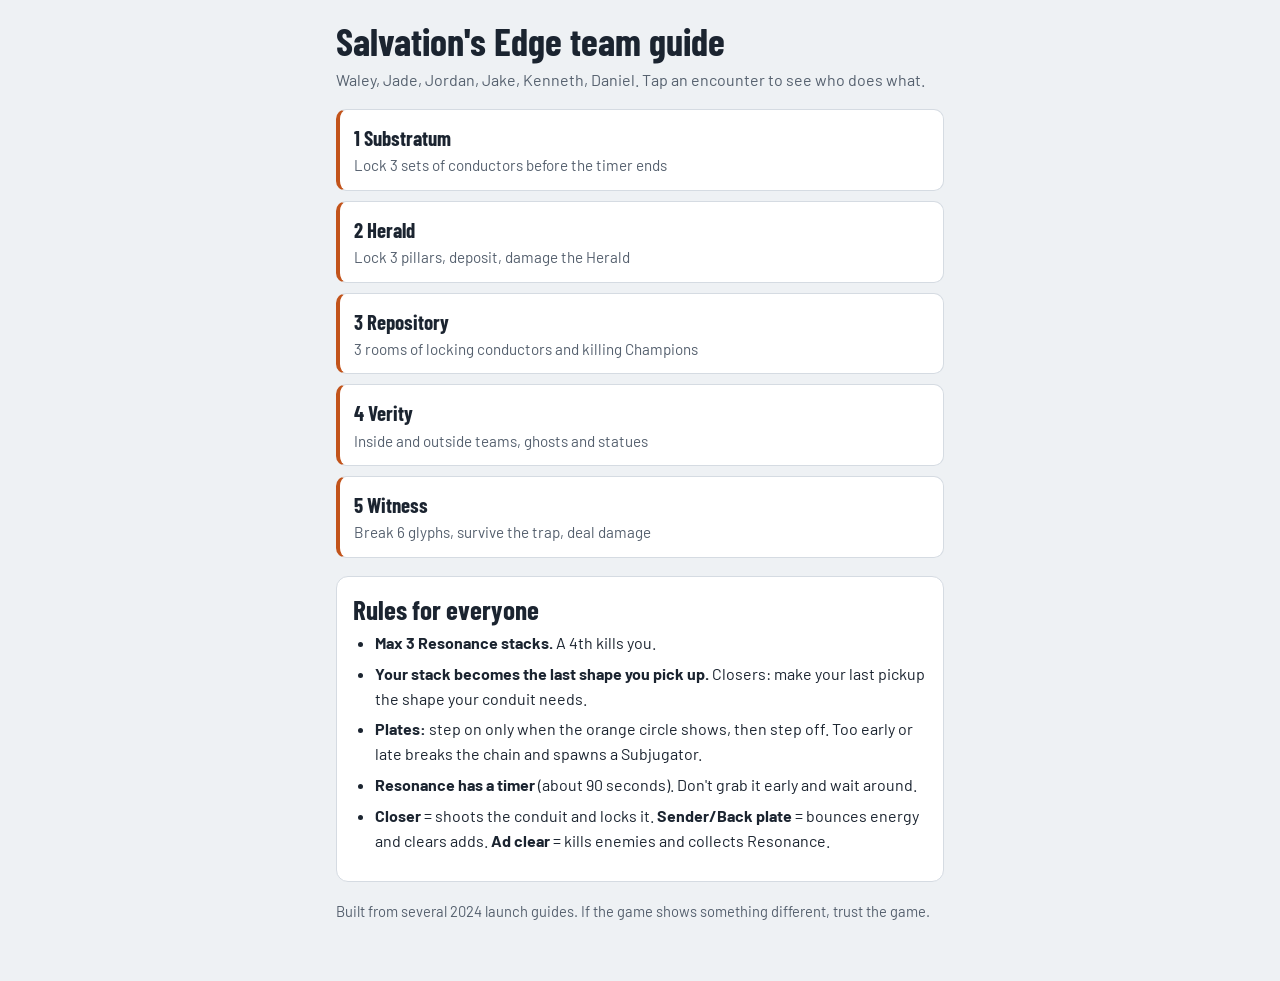
<file: index.html>
<!DOCTYPE html>
<html lang="en"><head><meta charset="utf-8">
<meta name="viewport" content="width=device-width, initial-scale=1, viewport-fit=cover">
<title>Salvation's Edge Team Guide</title>
<link href="https://fonts.googleapis.com/css2?family=Barlow+Condensed:wght@600;700&family=Barlow:wght@400;600&display=swap" rel="stylesheet">
<link rel="stylesheet" href="style.css"></head><body><main>
<h1>Salvation's Edge team guide</h1>
<p class="sub">Waley, Jade, Jordan, Jake, Kenneth, Daniel. Tap an encounter to see who does what.</p>
<div class="cards"><a href="substratum.html"><b>1 Substratum</b><span>Lock 3 sets of conductors before the timer ends</span></a><a href="herald.html"><b>2 Herald</b><span>Lock 3 pillars, deposit, damage the Herald</span></a><a href="repository.html"><b>3 Repository</b><span>3 rooms of locking conductors and killing Champions</span></a><a href="verity.html"><b>4 Verity</b><span>Inside and outside teams, ghosts and statues</span></a><a href="witness.html"><b>5 Witness</b><span>Break 6 glyphs, survive the trap, deal damage</span></a></div>
<section id="rules">
<h2>Rules for everyone</h2>
<ul>
<li><b>Max 3 Resonance stacks.</b> A 4th kills you.</li>
<li><b>Your stack becomes the last shape you pick up.</b> Closers: make your last pickup the shape your conduit needs.</li>
<li><b>Plates:</b> step on only when the orange circle shows, then step off. Too early or late breaks the chain and spawns a Subjugator.</li>
<li><b>Resonance has a timer</b> (about 90 seconds). Don't grab it early and wait around.</li>
<li><b>Closer</b> = shoots the conduit and locks it. <b>Sender/Back plate</b> = bounces energy and clears adds. <b>Ad clear</b> = kills enemies and collects Resonance.</li>
</ul>
</section>
<p class="note">Built from several 2024 launch guides. If the game shows something different, trust the game.</p>
</main></body></html>
</file>
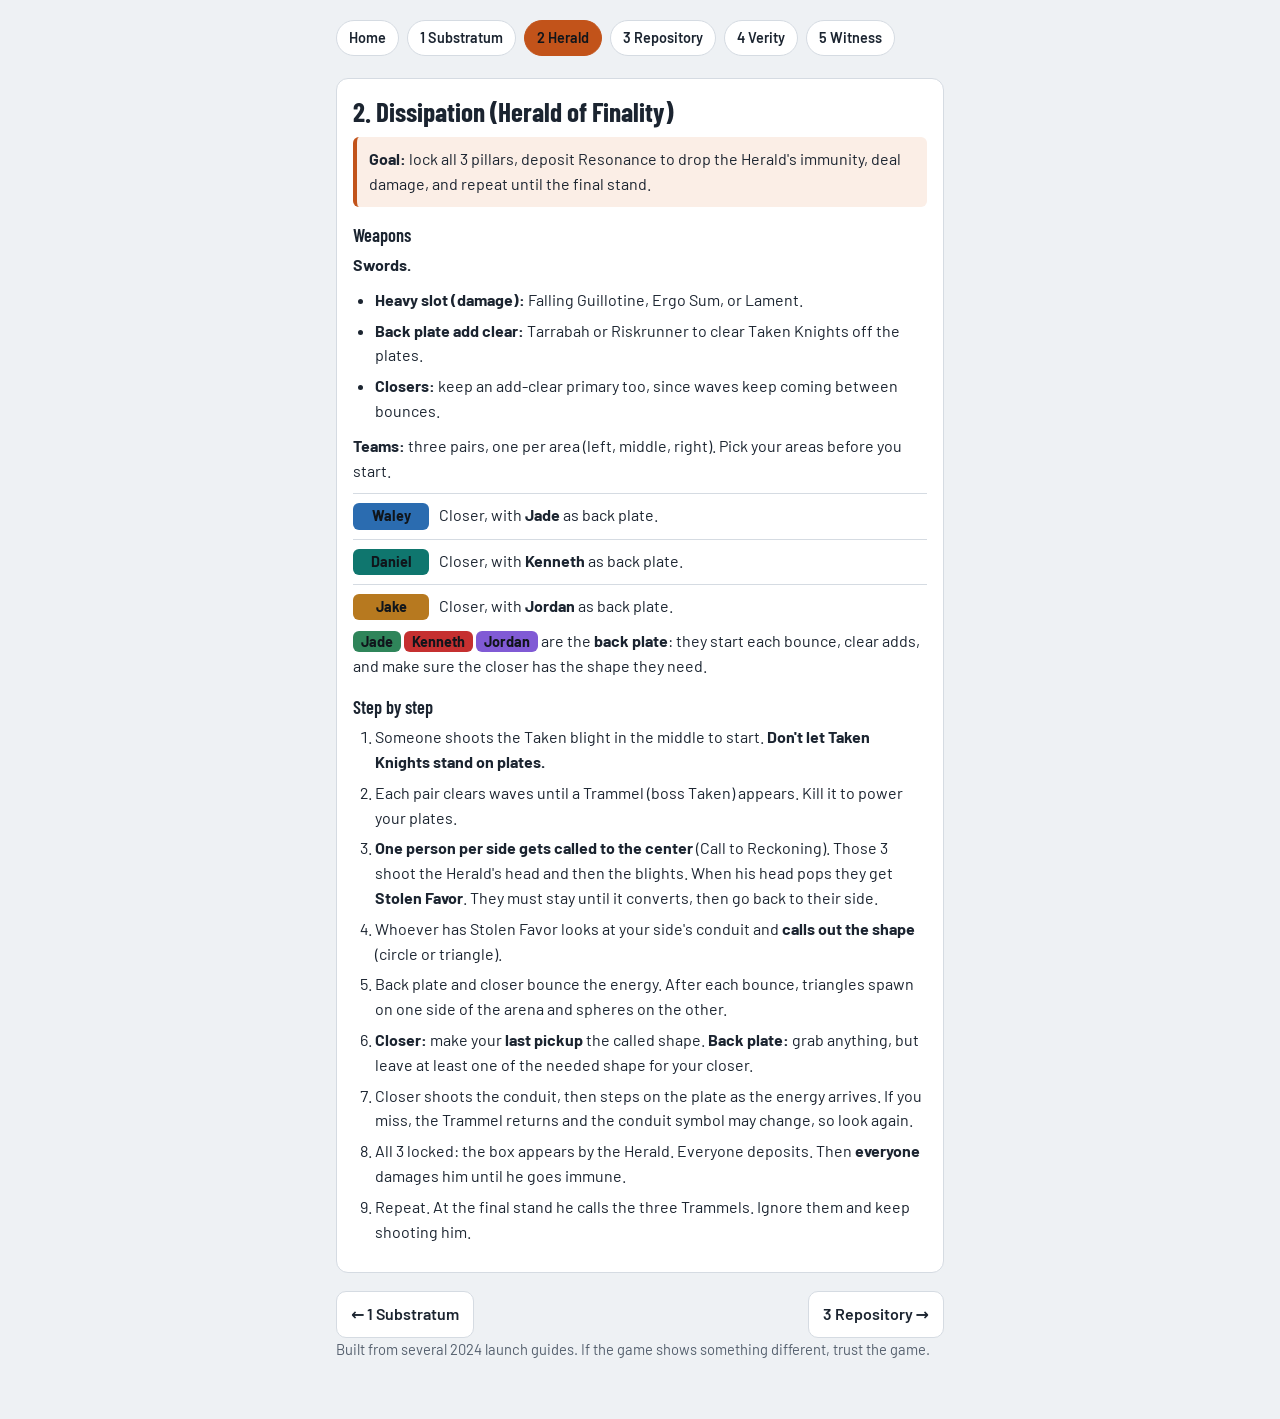
<file: herald.html>
<!DOCTYPE html>
<html lang="en"><head><meta charset="utf-8">
<meta name="viewport" content="width=device-width, initial-scale=1, viewport-fit=cover">
<title>2 Herald | Salvation's Edge</title>
<link href="https://fonts.googleapis.com/css2?family=Barlow+Condensed:wght@600;700&family=Barlow:wght@400;600&display=swap" rel="stylesheet">
<link rel="stylesheet" href="style.css"></head><body><main>
<nav><a href="index.html">Home</a><a href="substratum.html">1 Substratum</a><a href="herald.html" class=cur>2 Herald</a><a href="repository.html">3 Repository</a><a href="verity.html">4 Verity</a><a href="witness.html">5 Witness</a></nav>
<section id="e2">
<h2>2. Dissipation (Herald of Finality)</h2>
<div class="goal"><b>Goal:</b> lock all 3 pillars, deposit Resonance to drop the Herald's immunity, deal damage, and repeat until the final stand.</div>
<h3>Weapons</h3>
<p><b>Swords.</b></p>
<ul>
<li><b>Heavy slot (damage):</b> Falling Guillotine, Ergo Sum, or Lament.</li>
<li><b>Back plate add clear:</b> Tarrabah or Riskrunner to clear Taken Knights off the plates.</li>
<li><b>Closers:</b> keep an add-clear primary too, since waves keep coming between bounces.</li>
</ul>
<p><b>Teams:</b> three pairs, one per area (left, middle, right). Pick your areas before you start.</p>
<div class="role"><span class="chip waley">Waley</span><span>Closer, with <b>Jade</b> as back plate.</span></div>
<div class="role"><span class="chip daniel">Daniel</span><span>Closer, with <b>Kenneth</b> as back plate.</span></div>
<div class="role"><span class="chip jake">Jake</span><span>Closer, with <b>Jordan</b> as back plate.</span></div>
<p><span class="chip jade">Jade</span> <span class="chip kenneth">Kenneth</span> <span class="chip jordan">Jordan</span> are the <b>back plate</b>: they start each bounce, clear adds, and make sure the closer has the shape they need.</p>

<h3>Step by step</h3>
<ol>
<li>Someone shoots the Taken blight in the middle to start. <b>Don't let Taken Knights stand on plates.</b></li>
<li>Each pair clears waves until a Trammel (boss Taken) appears. Kill it to power your plates.</li>
<li><b>One person per side gets called to the center</b> (Call to Reckoning). Those 3 shoot the Herald's head and then the blights. When his head pops they get <b>Stolen Favor</b>. They must stay until it converts, then go back to their side.</li>
<li>Whoever has Stolen Favor looks at your side's conduit and <b>calls out the shape</b> (circle or triangle).</li>
<li>Back plate and closer bounce the energy. After each bounce, triangles spawn on one side of the arena and spheres on the other.</li>
<li><b>Closer:</b> make your <b>last pickup</b> the called shape. <b>Back plate:</b> grab anything, but leave at least one of the needed shape for your closer.</li>
<li>Closer shoots the conduit, then steps on the plate as the energy arrives. If you miss, the Trammel returns and the conduit symbol may change, so look again.</li>
<li>All 3 locked: the box appears by the Herald. Everyone deposits. Then <b>everyone</b> damages him until he goes immune.</li>
<li>Repeat. At the final stand he calls the three Trammels. Ignore them and keep shooting him.</li>
</ol>
</section>
<div class="pn"><a href="substratum.html">&larr; 1 Substratum</a><a href="repository.html">3 Repository &rarr;</a></div>
<p class="note">Built from several 2024 launch guides. If the game shows something different, trust the game.</p>
</main></body></html>
</file>
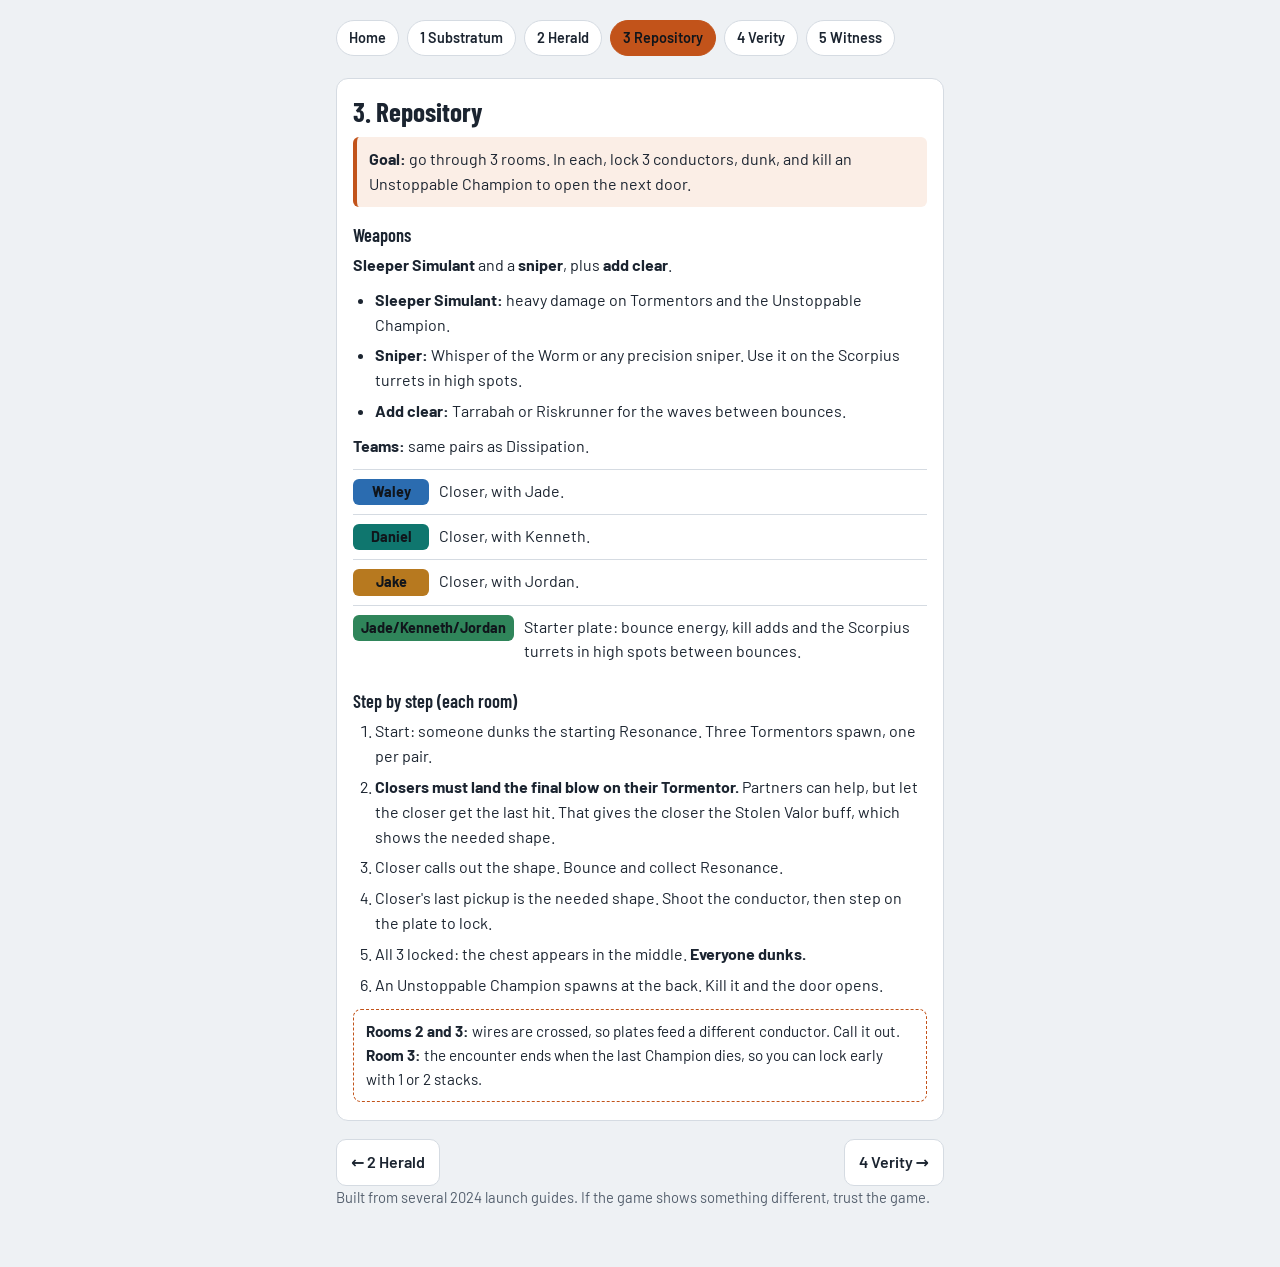
<file: repository.html>
<!DOCTYPE html>
<html lang="en"><head><meta charset="utf-8">
<meta name="viewport" content="width=device-width, initial-scale=1, viewport-fit=cover">
<title>3 Repository | Salvation's Edge</title>
<link href="https://fonts.googleapis.com/css2?family=Barlow+Condensed:wght@600;700&family=Barlow:wght@400;600&display=swap" rel="stylesheet">
<link rel="stylesheet" href="style.css"></head><body><main>
<nav><a href="index.html">Home</a><a href="substratum.html">1 Substratum</a><a href="herald.html">2 Herald</a><a href="repository.html" class=cur>3 Repository</a><a href="verity.html">4 Verity</a><a href="witness.html">5 Witness</a></nav>
<section id="e3">
<h2>3. Repository</h2>
<div class="goal"><b>Goal:</b> go through 3 rooms. In each, lock 3 conductors, dunk, and kill an Unstoppable Champion to open the next door.</div>
<h3>Weapons</h3>
<p><b>Sleeper Simulant</b> and a <b>sniper</b>, plus <b>add clear</b>.</p>
<ul>
<li><b>Sleeper Simulant:</b> heavy damage on Tormentors and the Unstoppable Champion.</li>
<li><b>Sniper:</b> Whisper of the Worm or any precision sniper. Use it on the Scorpius turrets in high spots.</li>
<li><b>Add clear:</b> Tarrabah or Riskrunner for the waves between bounces.</li>
</ul>
<p><b>Teams:</b> same pairs as Dissipation.</p>
<div class="role"><span class="chip waley">Waley</span><span>Closer, with Jade.</span></div>
<div class="role"><span class="chip daniel">Daniel</span><span>Closer, with Kenneth.</span></div>
<div class="role"><span class="chip jake">Jake</span><span>Closer, with Jordan.</span></div>
<div class="role"><span class="chip jade">Jade/Kenneth/Jordan</span><span>Starter plate: bounce energy, kill adds and the Scorpius turrets in high spots between bounces.</span></div>

<h3>Step by step (each room)</h3>
<ol>
<li>Start: someone dunks the starting Resonance. Three Tormentors spawn, one per pair.</li>
<li><b>Closers must land the final blow on their Tormentor.</b> Partners can help, but let the closer get the last hit. That gives the closer the Stolen Valor buff, which shows the needed shape.</li>
<li>Closer calls out the shape. Bounce and collect Resonance.</li>
<li>Closer's last pickup is the needed shape. Shoot the conductor, then step on the plate to lock.</li>
<li>All 3 locked: the chest appears in the middle. <b>Everyone dunks.</b></li>
<li>An Unstoppable Champion spawns at the back. Kill it and the door opens.</li>
</ol>
<div class="warn"><b>Rooms 2 and 3:</b> wires are crossed, so plates feed a different conductor. Call it out. <b>Room 3:</b> the encounter ends when the last Champion dies, so you can lock early with 1 or 2 stacks.</div>
</section>
<div class="pn"><a href="herald.html">&larr; 2 Herald</a><a href="verity.html">4 Verity &rarr;</a></div>
<p class="note">Built from several 2024 launch guides. If the game shows something different, trust the game.</p>
</main></body></html>
</file>
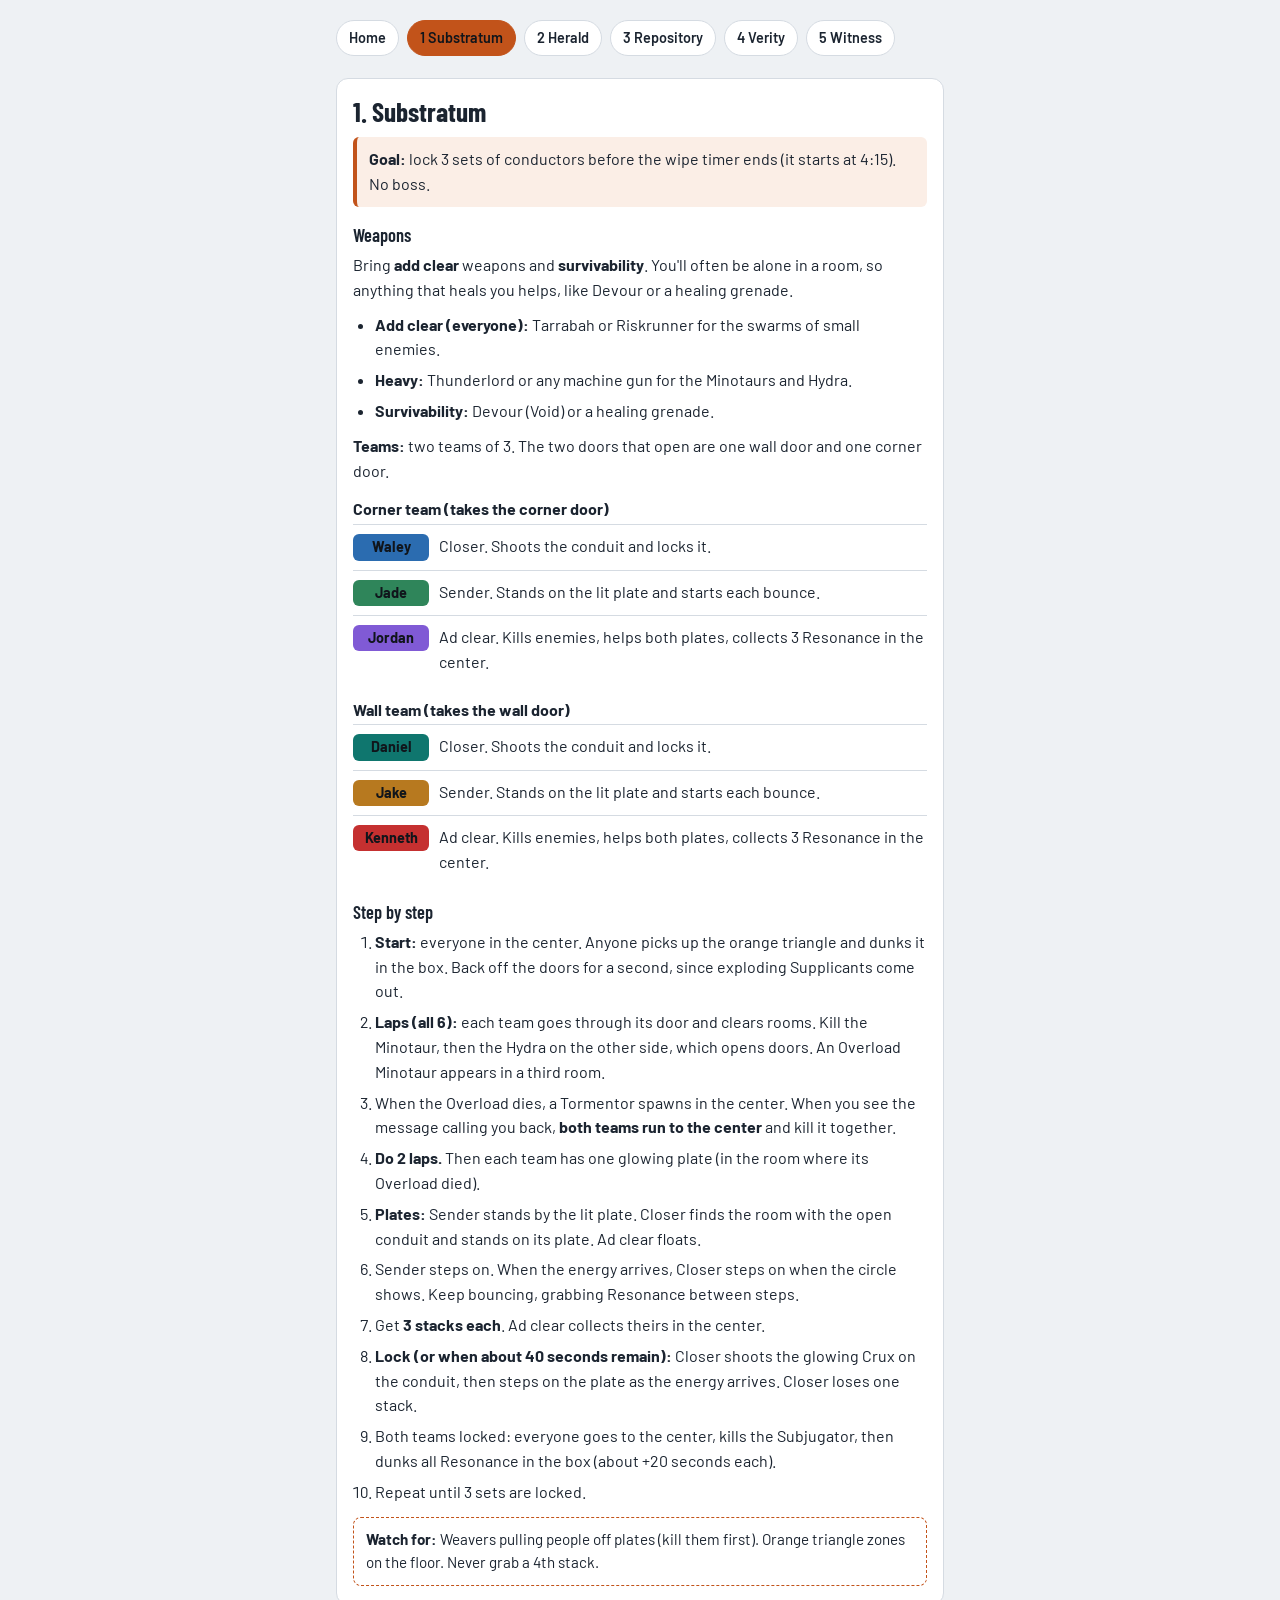
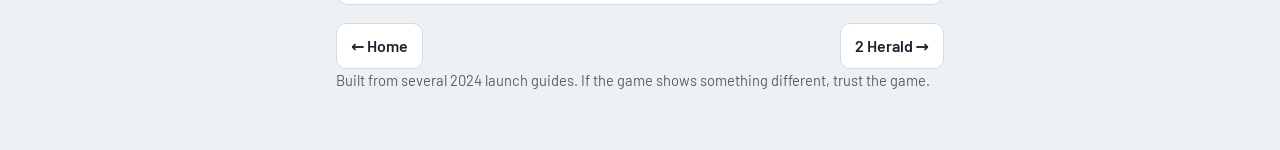
<file: substratum.html>
<!DOCTYPE html>
<html lang="en"><head><meta charset="utf-8">
<meta name="viewport" content="width=device-width, initial-scale=1, viewport-fit=cover">
<title>1 Substratum | Salvation's Edge</title>
<link href="https://fonts.googleapis.com/css2?family=Barlow+Condensed:wght@600;700&family=Barlow:wght@400;600&display=swap" rel="stylesheet">
<link rel="stylesheet" href="style.css"></head><body><main>
<nav><a href="index.html">Home</a><a href="substratum.html" class=cur>1 Substratum</a><a href="herald.html">2 Herald</a><a href="repository.html">3 Repository</a><a href="verity.html">4 Verity</a><a href="witness.html">5 Witness</a></nav>
<section id="e1">
<h2>1. Substratum</h2>
<div class="goal"><b>Goal:</b> lock 3 sets of conductors before the wipe timer ends (it starts at 4:15). No boss.</div>
<h3>Weapons</h3>
<p>Bring <b>add clear</b> weapons and <b>survivability</b>. You'll often be alone in a room, so anything that heals you helps, like Devour or a healing grenade.</p>
<ul>
<li><b>Add clear (everyone):</b> Tarrabah or Riskrunner for the swarms of small enemies.</li>
<li><b>Heavy:</b> Thunderlord or any machine gun for the Minotaurs and Hydra.</li>
<li><b>Survivability:</b> Devour (Void) or a healing grenade.</li>
</ul>
<p><b>Teams:</b> two teams of 3. The two doors that open are one wall door and one corner door.</p>
<div class="team">Corner team (takes the corner door)</div>
<div class="role"><span class="chip waley">Waley</span><span>Closer. Shoots the conduit and locks it.</span></div>
<div class="role"><span class="chip jade">Jade</span><span>Sender. Stands on the lit plate and starts each bounce.</span></div>
<div class="role"><span class="chip jordan">Jordan</span><span>Ad clear. Kills enemies, helps both plates, collects 3 Resonance in the center.</span></div>
<div class="team">Wall team (takes the wall door)</div>
<div class="role"><span class="chip daniel">Daniel</span><span>Closer. Shoots the conduit and locks it.</span></div>
<div class="role"><span class="chip jake">Jake</span><span>Sender. Stands on the lit plate and starts each bounce.</span></div>
<div class="role"><span class="chip kenneth">Kenneth</span><span>Ad clear. Kills enemies, helps both plates, collects 3 Resonance in the center.</span></div>

<h3>Step by step</h3>
<ol>
<li><b>Start:</b> everyone in the center. Anyone picks up the orange triangle and dunks it in the box. Back off the doors for a second, since exploding Supplicants come out.</li>
<li><b>Laps (all 6):</b> each team goes through its door and clears rooms. Kill the Minotaur, then the Hydra on the other side, which opens doors. An Overload Minotaur appears in a third room.</li>
<li>When the Overload dies, a Tormentor spawns in the center. When you see the message calling you back, <b>both teams run to the center</b> and kill it together.</li>
<li><b>Do 2 laps.</b> Then each team has one glowing plate (in the room where its Overload died).</li>
<li><b>Plates:</b> Sender stands by the lit plate. Closer finds the room with the open conduit and stands on its plate. Ad clear floats.</li>
<li>Sender steps on. When the energy arrives, Closer steps on when the circle shows. Keep bouncing, grabbing Resonance between steps.</li>
<li>Get <b>3 stacks each</b>. Ad clear collects theirs in the center.</li>
<li><b>Lock (or when about 40 seconds remain):</b> Closer shoots the glowing Crux on the conduit, then steps on the plate as the energy arrives. Closer loses one stack.</li>
<li>Both teams locked: everyone goes to the center, kills the Subjugator, then dunks all Resonance in the box (about +20 seconds each).</li>
<li>Repeat until 3 sets are locked.</li>
</ol>
<div class="warn"><b>Watch for:</b> Weavers pulling people off plates (kill them first). Orange triangle zones on the floor. Never grab a 4th stack.</div>
</section>
<div class="pn"><a href="index.html">&larr; Home</a><a href="herald.html">2 Herald &rarr;</a></div>
<p class="note">Built from several 2024 launch guides. If the game shows something different, trust the game.</p>
</main></body></html>
</file>
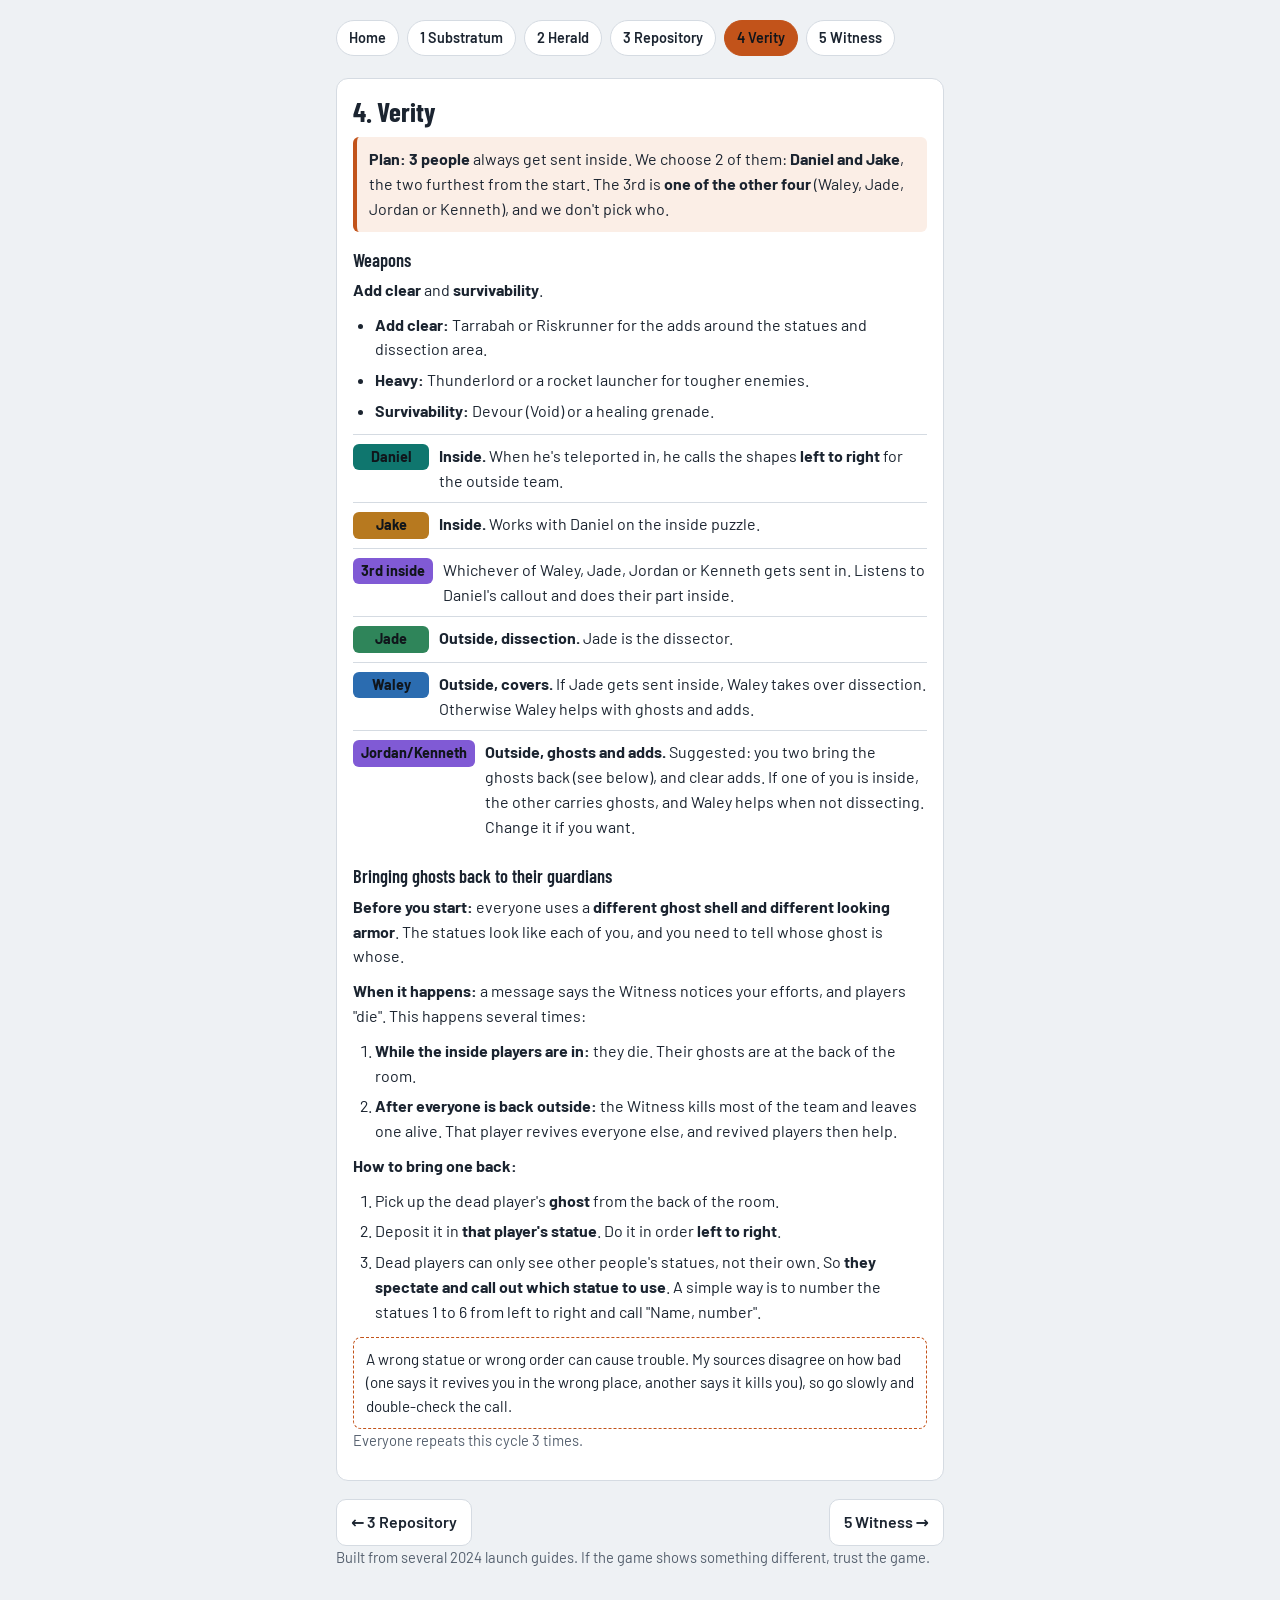
<file: verity.html>
<!DOCTYPE html>
<html lang="en"><head><meta charset="utf-8">
<meta name="viewport" content="width=device-width, initial-scale=1, viewport-fit=cover">
<title>4 Verity | Salvation's Edge</title>
<link href="https://fonts.googleapis.com/css2?family=Barlow+Condensed:wght@600;700&family=Barlow:wght@400;600&display=swap" rel="stylesheet">
<link rel="stylesheet" href="style.css"></head><body><main>
<nav><a href="index.html">Home</a><a href="substratum.html">1 Substratum</a><a href="herald.html">2 Herald</a><a href="repository.html">3 Repository</a><a href="verity.html" class=cur>4 Verity</a><a href="witness.html">5 Witness</a></nav>
<section id="e4">
<h2>4. Verity</h2>
<div class="goal"><b>Plan:</b> <b>3 people</b> always get sent inside. We choose 2 of them: <b>Daniel and Jake</b>, the two furthest from the start. The 3rd is <b>one of the other four</b> (Waley, Jade, Jordan or Kenneth), and we don't pick who.</div>
<h3>Weapons</h3>
<p><b>Add clear</b> and <b>survivability</b>.</p>
<ul>
<li><b>Add clear:</b> Tarrabah or Riskrunner for the adds around the statues and dissection area.</li>
<li><b>Heavy:</b> Thunderlord or a rocket launcher for tougher enemies.</li>
<li><b>Survivability:</b> Devour (Void) or a healing grenade.</li>
</ul>
<div class="role"><span class="chip daniel">Daniel</span><span><b>Inside.</b> When he's teleported in, he calls the shapes <b>left to right</b> for the outside team.</span></div>
<div class="role"><span class="chip jake">Jake</span><span><b>Inside.</b> Works with Daniel on the inside puzzle.</span></div>
<div class="role"><span class="chip jordan">3rd inside</span><span>Whichever of Waley, Jade, Jordan or Kenneth gets sent in. Listens to Daniel's callout and does their part inside.</span></div>
<div class="role"><span class="chip jade">Jade</span><span><b>Outside, dissection.</b> Jade is the dissector.</span></div>
<div class="role"><span class="chip waley">Waley</span><span><b>Outside, covers.</b> If Jade gets sent inside, Waley takes over dissection. Otherwise Waley helps with ghosts and adds.</span></div>
<div class="role"><span class="chip jordan">Jordan/Kenneth</span><span><b>Outside, ghosts and adds.</b> Suggested: you two bring the ghosts back (see below), and clear adds. If one of you is inside, the other carries ghosts, and Waley helps when not dissecting. Change it if you want.</span></div>

<h3>Bringing ghosts back to their guardians</h3>
<p><b>Before you start:</b> everyone uses a <b>different ghost shell and different looking armor</b>. The statues look like each of you, and you need to tell whose ghost is whose.</p>
<p><b>When it happens:</b> a message says the Witness notices your efforts, and players "die". This happens several times:</p>
<ol>
<li><b>While the inside players are in:</b> they die. Their ghosts are at the back of the room.</li>
<li><b>After everyone is back outside:</b> the Witness kills most of the team and leaves one alive. That player revives everyone else, and revived players then help.</li>
</ol>
<p><b>How to bring one back:</b></p>
<ol>
<li>Pick up the dead player's <b>ghost</b> from the back of the room.</li>
<li>Deposit it in <b>that player's statue</b>. Do it in order <b>left to right</b>.</li>
<li>Dead players can only see other people's statues, not their own. So <b>they spectate and call out which statue to use</b>. A simple way is to number the statues 1 to 6 from left to right and call "Name, number".</li>
</ol>
<div class="warn">A wrong statue or wrong order can cause trouble. My sources disagree on how bad (one says it revives you in the wrong place, another says it kills you), so go slowly and double-check the call.</div>
<p class="note">Everyone repeats this cycle 3 times.</p>
</section>
<div class="pn"><a href="repository.html">&larr; 3 Repository</a><a href="witness.html">5 Witness &rarr;</a></div>
<p class="note">Built from several 2024 launch guides. If the game shows something different, trust the game.</p>
</main></body></html>
</file>
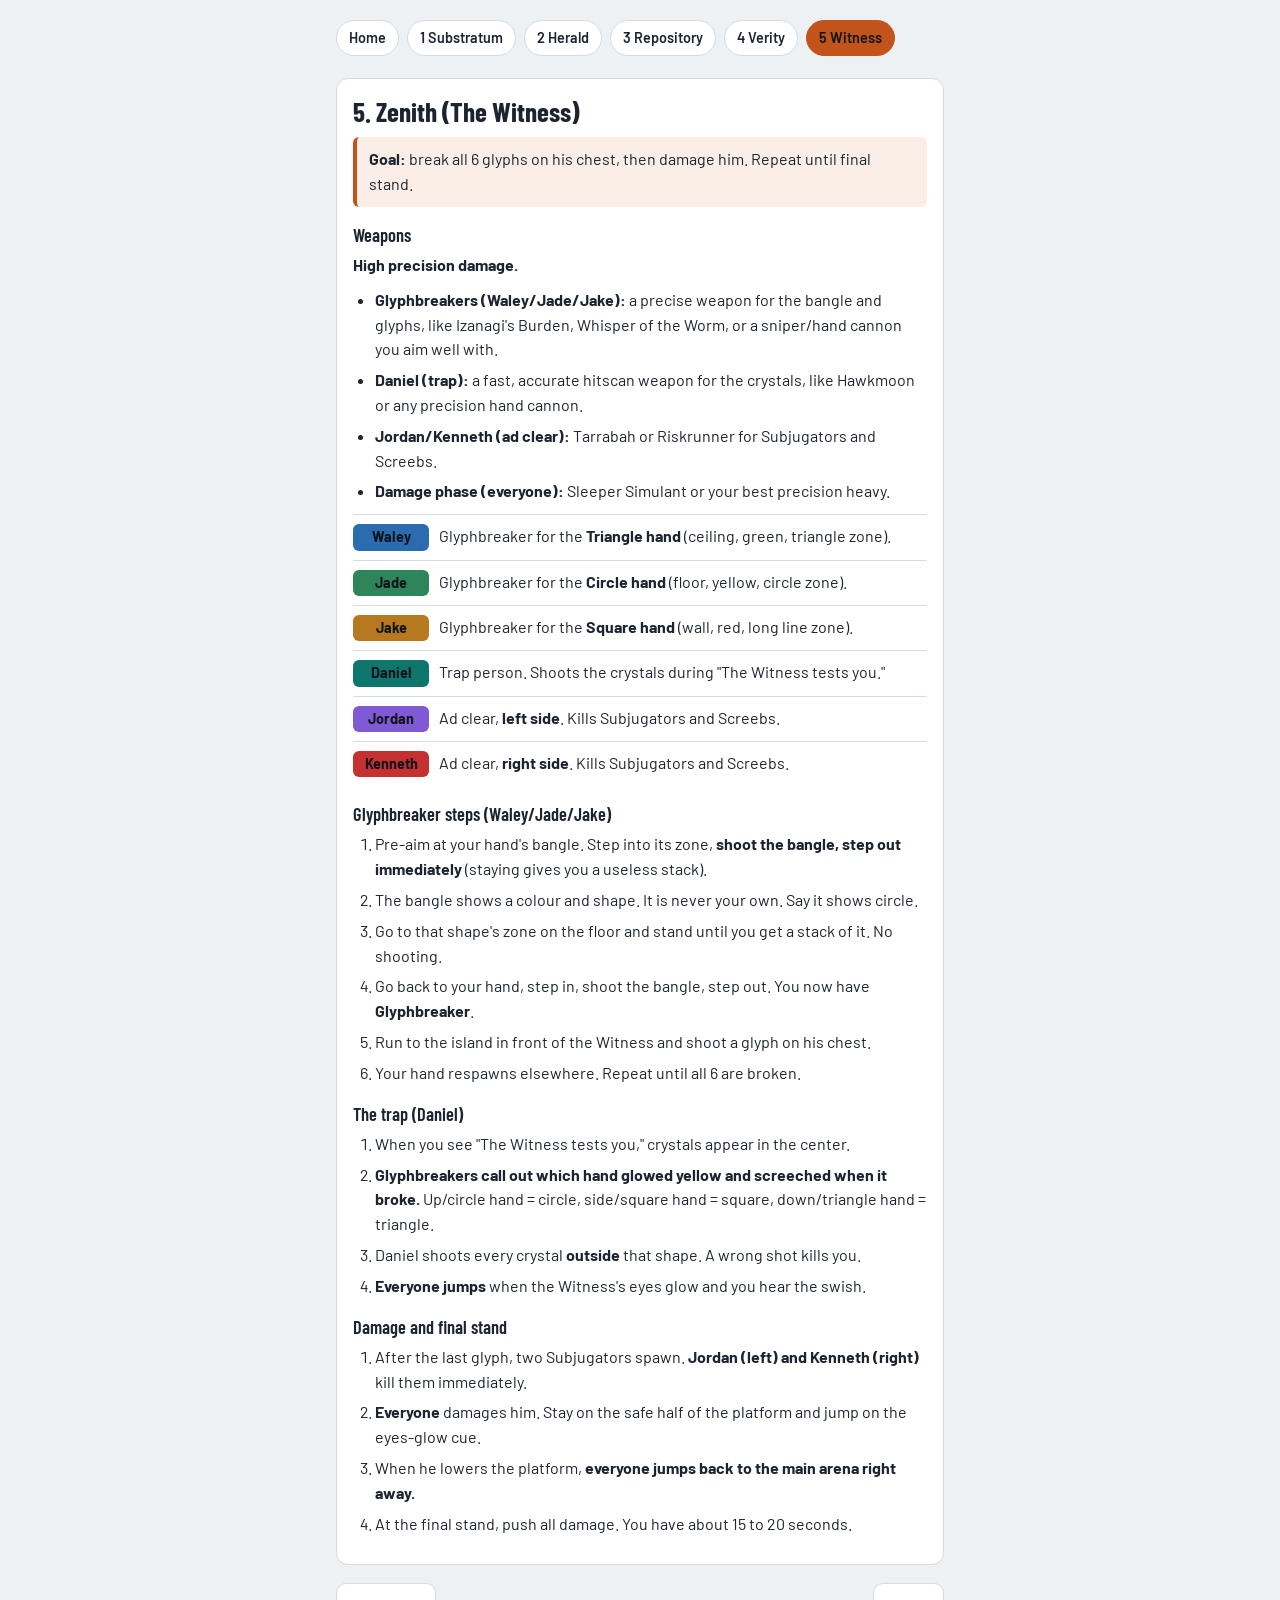
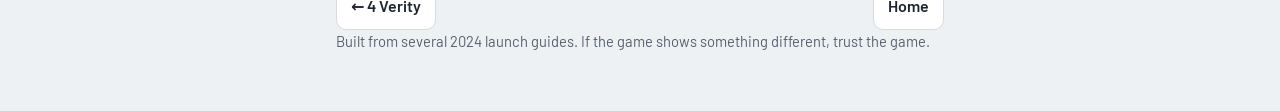
<file: witness.html>
<!DOCTYPE html>
<html lang="en"><head><meta charset="utf-8">
<meta name="viewport" content="width=device-width, initial-scale=1, viewport-fit=cover">
<title>5 Witness | Salvation's Edge</title>
<link href="https://fonts.googleapis.com/css2?family=Barlow+Condensed:wght@600;700&family=Barlow:wght@400;600&display=swap" rel="stylesheet">
<link rel="stylesheet" href="style.css"></head><body><main>
<nav><a href="index.html">Home</a><a href="substratum.html">1 Substratum</a><a href="herald.html">2 Herald</a><a href="repository.html">3 Repository</a><a href="verity.html">4 Verity</a><a href="witness.html" class=cur>5 Witness</a></nav>
<section id="e5">
<h2>5. Zenith (The Witness)</h2>
<div class="goal"><b>Goal:</b> break all 6 glyphs on his chest, then damage him. Repeat until final stand.</div>
<h3>Weapons</h3>
<p><b>High precision damage.</b></p>
<ul>
<li><b>Glyphbreakers (Waley/Jade/Jake):</b> a precise weapon for the bangle and glyphs, like Izanagi's Burden, Whisper of the Worm, or a sniper/hand cannon you aim well with.</li>
<li><b>Daniel (trap):</b> a fast, accurate hitscan weapon for the crystals, like Hawkmoon or any precision hand cannon.</li>
<li><b>Jordan/Kenneth (ad clear):</b> Tarrabah or Riskrunner for Subjugators and Screebs.</li>
<li><b>Damage phase (everyone):</b> Sleeper Simulant or your best precision heavy.</li>
</ul>
<div class="role"><span class="chip waley">Waley</span><span>Glyphbreaker for the <b>Triangle hand</b> (ceiling, green, triangle zone).</span></div>
<div class="role"><span class="chip jade">Jade</span><span>Glyphbreaker for the <b>Circle hand</b> (floor, yellow, circle zone).</span></div>
<div class="role"><span class="chip jake">Jake</span><span>Glyphbreaker for the <b>Square hand</b> (wall, red, long line zone).</span></div>
<div class="role"><span class="chip daniel">Daniel</span><span>Trap person. Shoots the crystals during "The Witness tests you."</span></div>
<div class="role"><span class="chip jordan">Jordan</span><span>Ad clear, <b>left side</b>. Kills Subjugators and Screebs.</span></div>
<div class="role"><span class="chip kenneth">Kenneth</span><span>Ad clear, <b>right side</b>. Kills Subjugators and Screebs.</span></div>

<h3>Glyphbreaker steps (Waley/Jade/Jake)</h3>
<ol>
<li>Pre-aim at your hand's bangle. Step into its zone, <b>shoot the bangle, step out immediately</b> (staying gives you a useless stack).</li>
<li>The bangle shows a colour and shape. It is never your own. Say it shows circle.</li>
<li>Go to that shape's zone on the floor and stand until you get a stack of it. No shooting.</li>
<li>Go back to your hand, step in, shoot the bangle, step out. You now have <b>Glyphbreaker</b>.</li>
<li>Run to the island in front of the Witness and shoot a glyph on his chest.</li>
<li>Your hand respawns elsewhere. Repeat until all 6 are broken.</li>
</ol>

<h3>The trap (Daniel)</h3>
<ol>
<li>When you see "The Witness tests you," crystals appear in the center.</li>
<li><b>Glyphbreakers call out which hand glowed yellow and screeched when it broke.</b> Up/circle hand = circle, side/square hand = square, down/triangle hand = triangle.</li>
<li>Daniel shoots every crystal <b>outside</b> that shape. A wrong shot kills you.</li>
<li><b>Everyone jumps</b> when the Witness's eyes glow and you hear the swish.</li>
</ol>

<h3>Damage and final stand</h3>
<ol>
<li>After the last glyph, two Subjugators spawn. <b>Jordan (left) and Kenneth (right)</b> kill them immediately.</li>
<li><b>Everyone</b> damages him. Stay on the safe half of the platform and jump on the eyes-glow cue.</li>
<li>When he lowers the platform, <b>everyone jumps back to the main arena right away.</b></li>
<li>At the final stand, push all damage. You have about 15 to 20 seconds.</li>
</ol>
</section>
<div class="pn"><a href="verity.html">&larr; 4 Verity</a><a href="index.html">Home</a></div>
<p class="note">Built from several 2024 launch guides. If the game shows something different, trust the game.</p>
</main></body></html>
</file>
<file: style.css>
:root{--bg:#eef1f4;--card:#fff;--ink:#1b2430;--mute:#55606e;--line:#d5dbe2;--acc:#c2531a;--accbg:#fbeee6;
--waley:#2b6cb0;--jade:#2f855a;--jordan:#805ad5;--jake:#b7791f;--kenneth:#c53030;--daniel:#0f766e;
box-sizing:border-box;padding-top:env(safe-area-inset-top,0px);padding-bottom:env(safe-area-inset-bottom,0px)}
@media (prefers-color-scheme:dark){:root:not([data-theme="light"]){--bg:#12161c;--card:#1b212a;--ink:#e8ecf1;--mute:#9aa6b4;--line:#2d3642;--acc:#f08a4b;--accbg:#2a1f18;
--waley:#63a4ee;--jade:#5fc78f;--jordan:#b69af0;--jake:#e3b04d;--kenneth:#f27a7a;--daniel:#4cc9bd}}
:root[data-theme="dark"]{--bg:#12161c;--card:#1b212a;--ink:#e8ecf1;--mute:#9aa6b4;--line:#2d3642;--acc:#f08a4b;--accbg:#2a1f18;
--waley:#63a4ee;--jade:#5fc78f;--jordan:#b69af0;--jake:#e3b04d;--kenneth:#f27a7a;--daniel:#4cc9bd}
html{scroll-padding-top:env(safe-area-inset-top,0px);scroll-behavior:smooth}
*{box-sizing:border-box}
body{margin:0;background:var(--bg);color:var(--ink);font:16px/1.55 Barlow,system-ui,-apple-system,"Segoe UI",sans-serif}
main{max-width:640px;margin:0 auto;padding:20px 16px 48px}
h1,h2,h3{font-family:"Barlow Condensed","Arial Narrow",system-ui,sans-serif;line-height:1.1;margin:0}
h1{font-size:2.4rem;font-weight:700}
h2{font-size:1.7rem;font-weight:700;margin-bottom:6px}
h3{font-size:1.15rem;font-weight:600;margin:18px 0 8px}
p{margin:0 0 10px}
.sub{color:var(--mute);margin:6px 0 16px}
nav{display:flex;flex-wrap:wrap;gap:8px;margin-bottom:22px}
nav a{padding:6px 12px;border:1px solid var(--line);border-radius:999px;color:var(--ink);text-decoration:none;background:var(--card);font-weight:600;font-size:.9rem}
section{background:var(--card);border:1px solid var(--line);border-radius:12px;padding:18px 16px;margin-bottom:18px}
.goal{background:var(--accbg);border-left:4px solid var(--acc);padding:10px 12px;border-radius:6px;margin:10px 0 14px}
.role{display:flex;gap:10px;align-items:flex-start;padding:9px 0;border-top:1px solid var(--line)}
.role:first-of-type{border-top:0}
.chip{flex:0 0 auto;min-width:76px;text-align:center;padding:2px 8px;border-radius:6px;font-weight:700;color:#fff;font-size:.9rem}
.waley{background:var(--waley)}.jade{background:var(--jade)}.jordan{background:var(--jordan)}
.jake{background:var(--jake)}.kenneth{background:var(--kenneth)}.daniel{background:var(--daniel)}
:root:not([data-theme="light"]) .chip{color:#10151b}
.team{font-weight:700;margin:14px 0 2px}
ol,ul{margin:0 0 10px;padding-left:22px}li{margin-bottom:6px}
.note{color:var(--mute);font-size:.92rem}
.warn{border:1px dashed var(--acc);border-radius:8px;padding:10px 12px;margin-top:12px;font-size:.95rem}
.ph{border:2px dashed var(--line);border-radius:8px;padding:16px;text-align:center;color:var(--mute)}

.top{display:flex;align-items:center;justify-content:space-between;gap:10px;margin-bottom:14px}
.top a.home{font-family:"Barlow Condensed","Arial Narrow",system-ui,sans-serif;font-weight:700;font-size:1.2rem;color:var(--ink);text-decoration:none}
nav a.cur{background:var(--acc);border-color:var(--acc);color:#fff}
:root:not([data-theme="light"]) nav a.cur{color:#10151b}
.cards{display:grid;gap:10px;margin:0 0 18px}
.cards a{display:block;background:var(--card);border:1px solid var(--line);border-left:4px solid var(--acc);border-radius:10px;padding:12px 14px;color:var(--ink);text-decoration:none}
.cards b{font-family:"Barlow Condensed","Arial Narrow",system-ui,sans-serif;font-size:1.3rem}
.cards span{display:block;color:var(--mute);font-size:.95rem}
.pn{display:flex;justify-content:space-between;gap:10px;margin-top:6px}
.pn a{padding:10px 14px;border:1px solid var(--line);border-radius:10px;background:var(--card);color:var(--ink);text-decoration:none;font-weight:600}
</file>
